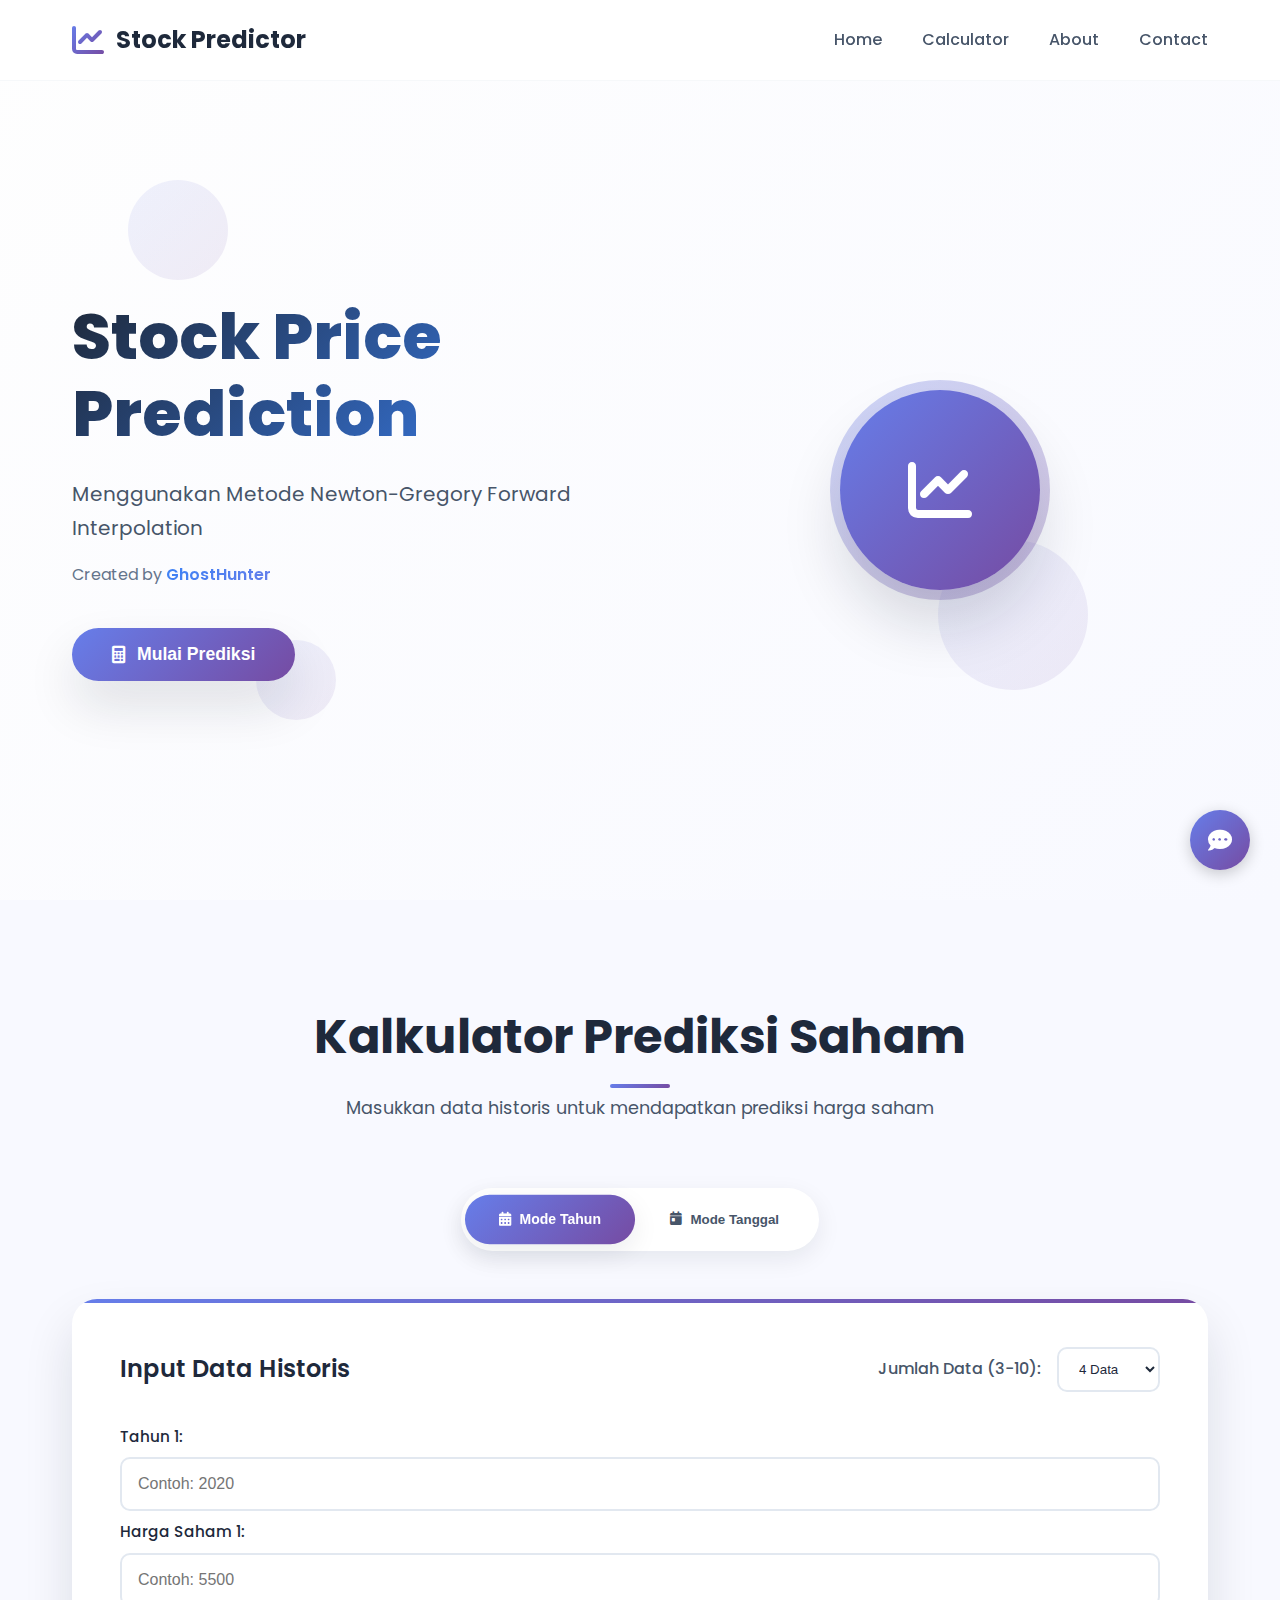
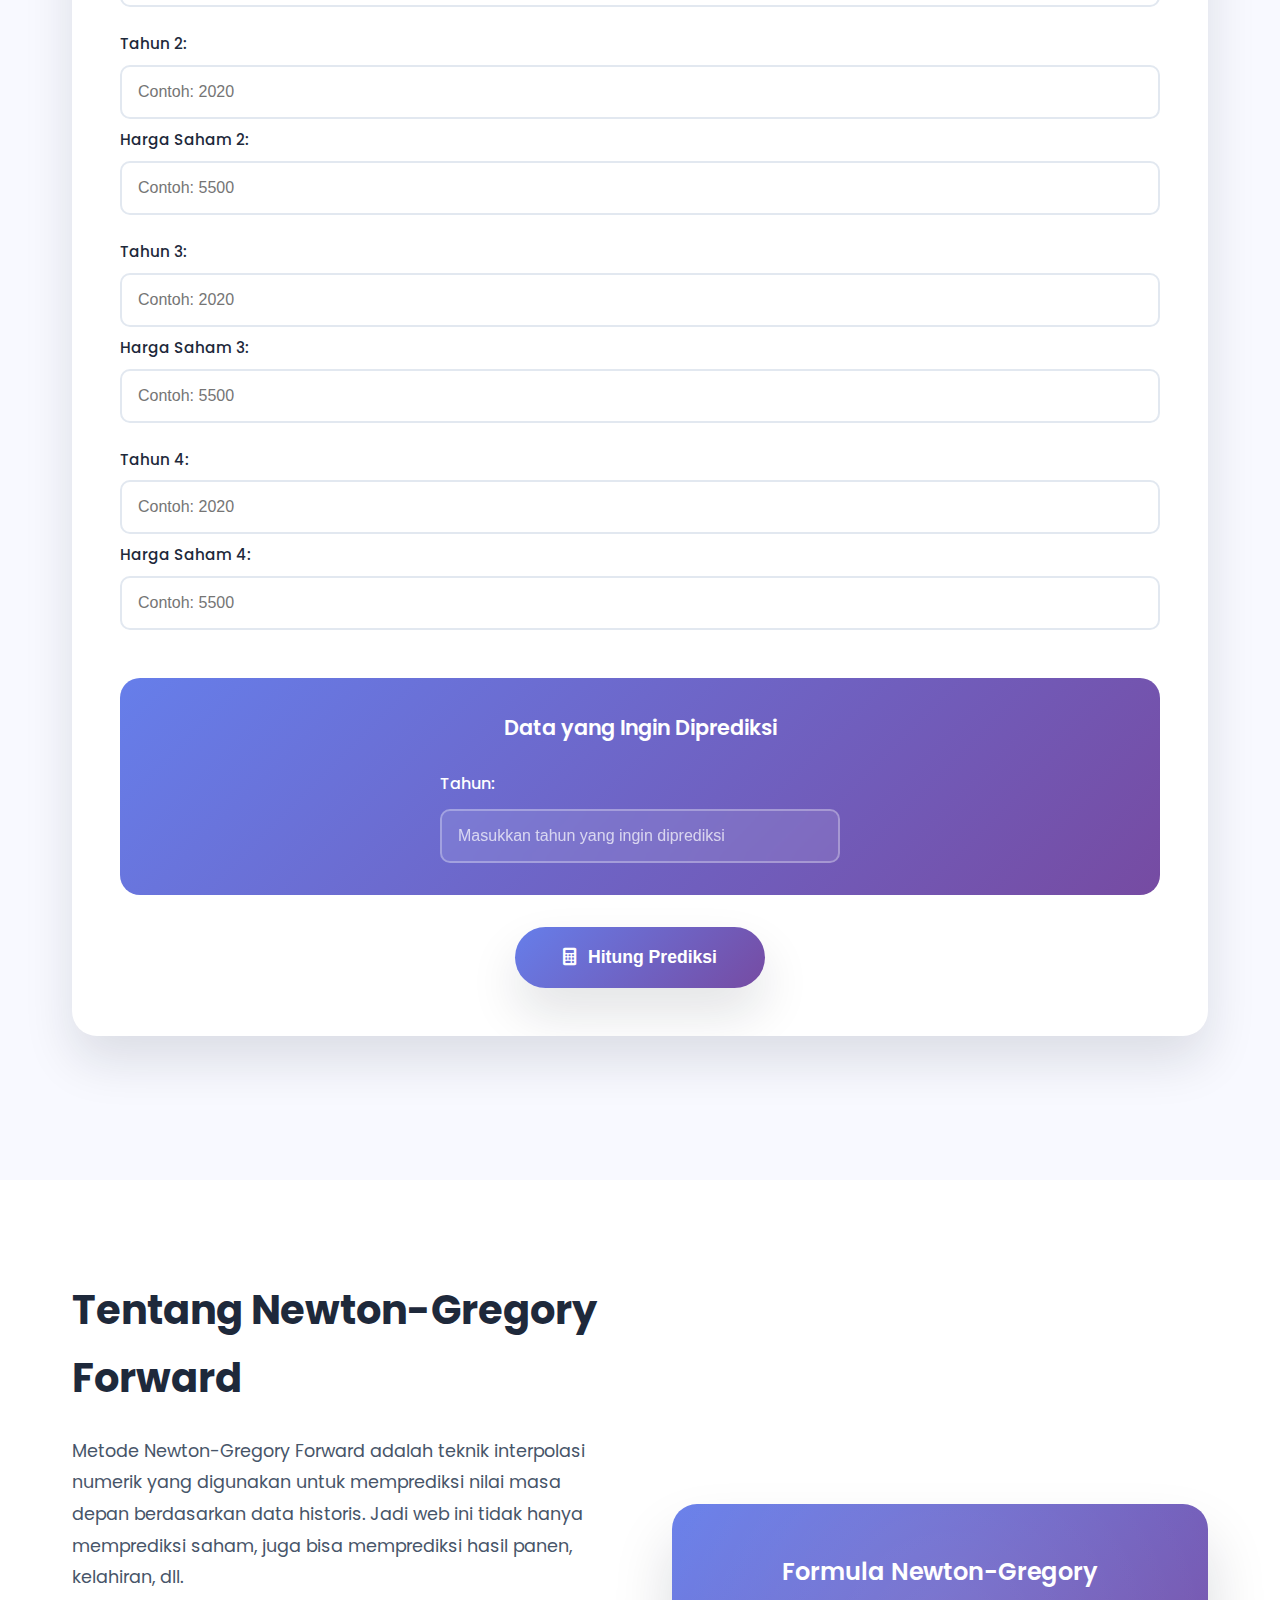
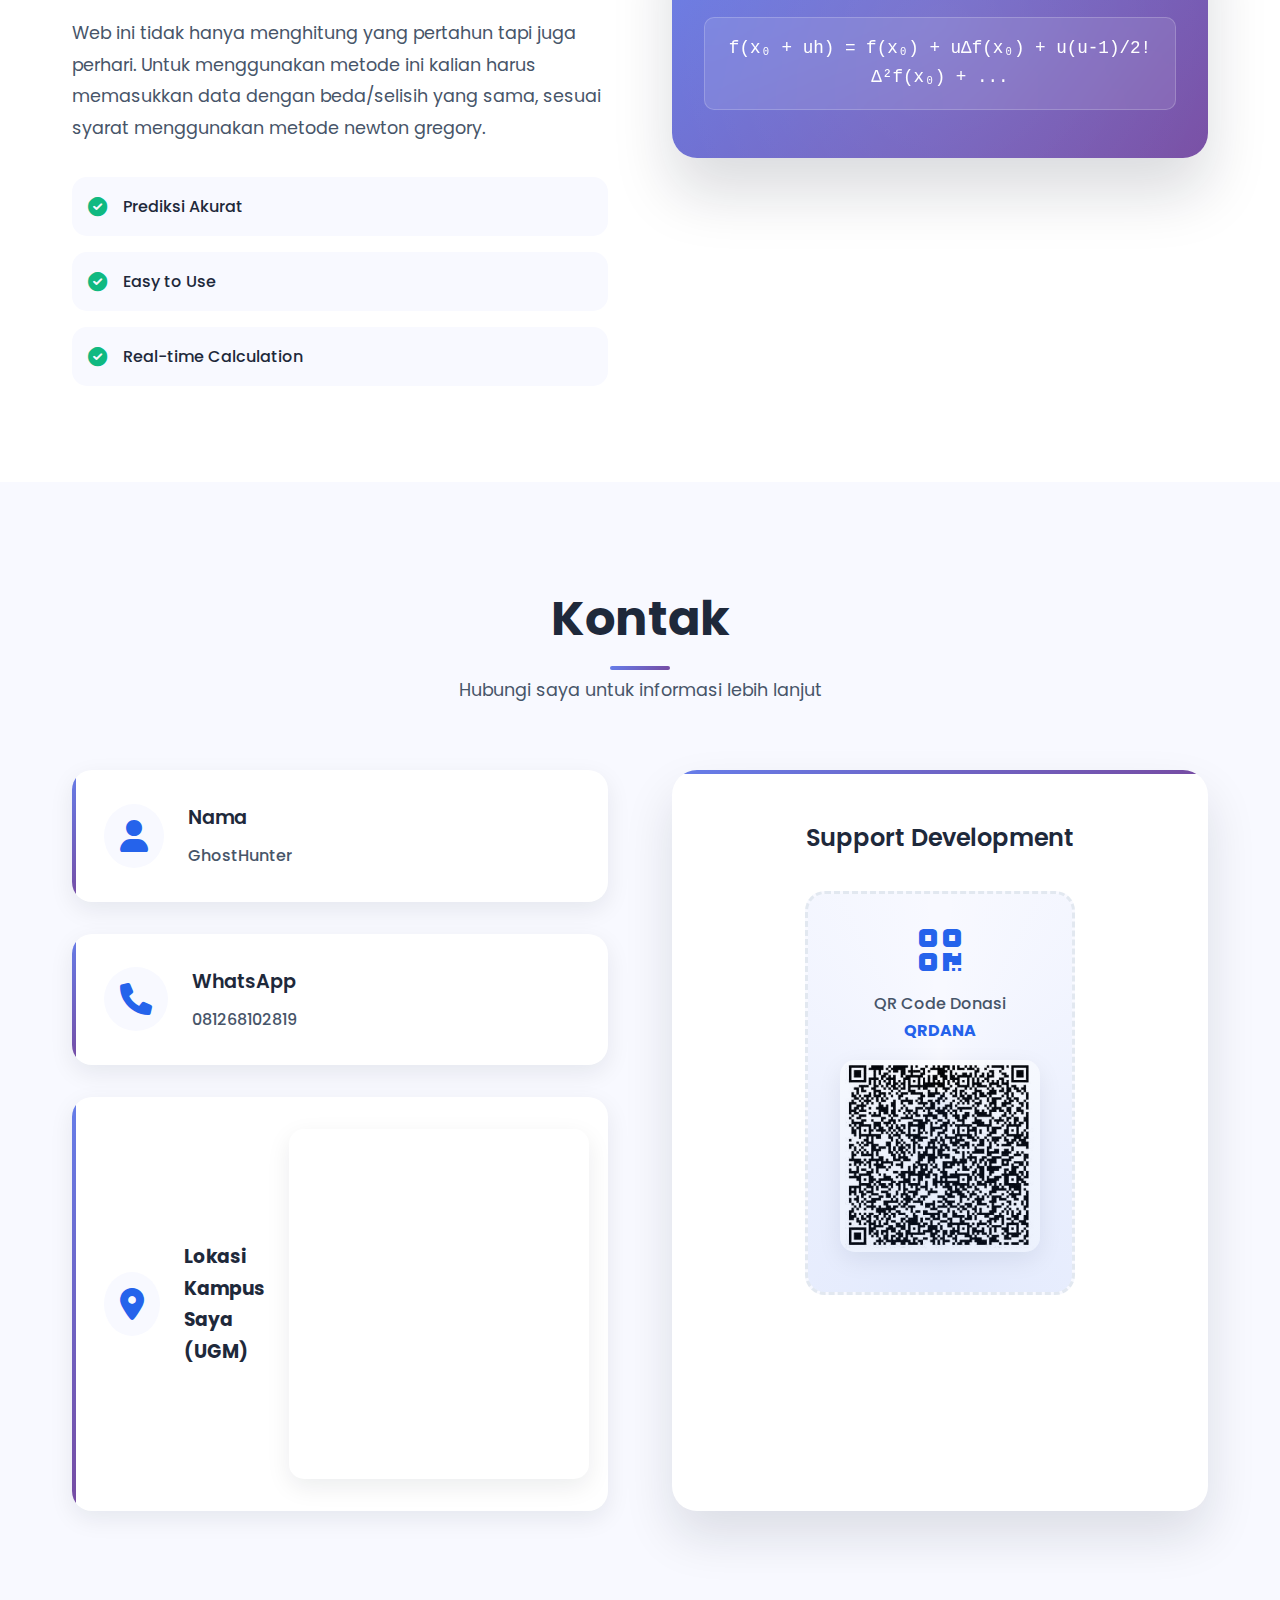
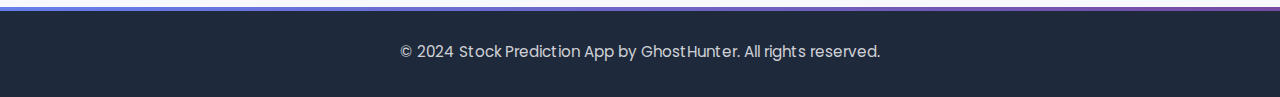
<file: index.html>
<!DOCTYPE html>
<html lang="id">
<head>
    <meta charset="UTF-8">
    <meta name="viewport" content="width=device-width, initial-scale=1.0">
    <title>Stock Prediction - Newton Gregory | GhostHunter</title>
    <link rel="stylesheet" href="styles.css">
    <link rel="stylesheet" href="chatbot/chatbot.css">
    <link href="https://cdnjs.cloudflare.com/ajax/libs/font-awesome/6.0.0/css/all.min.css" rel="stylesheet">
    <link href="https://fonts.googleapis.com/css2?family=Poppins:wght@300;400;500;600;700&display=swap" rel="stylesheet">
</head>
<body>
    <!-- Navigation -->
    <nav class="navbar">
        <div class="nav-container">
            <div class="nav-logo">
                <i class="fas fa-chart-line"></i>
                <span>Stock Predictor</span>
            </div>
            <div class="nav-menu" id="nav-menu">
                <a href="#home" class="nav-link">Home</a>
                <a href="#calculator" class="nav-link">Calculator</a>
                <a href="#about" class="nav-link">About</a>
                <a href="#contact" class="nav-link">Contact</a>
            </div>
            <div class="hamburger" id="hamburger">
                <span class="bar"></span>
                <span class="bar"></span>
                <span class="bar"></span>
            </div>
        </div>
    </nav>

    <!-- Hero Section -->
    <section id="home" class="hero">
        <div class="hero-content">
            <div class="hero-text">
                <h1 class="hero-title">Stock Price Prediction</h1>
                <p class="hero-subtitle">Menggunakan Metode Newton-Gregory Forward Interpolation</p>
                <p class="creator">Created by <span class="highlight">GhostHunter</span></p>
                <button class="cta-button" onclick="scrollToSection('calculator')">
                    <i class="fas fa-calculator"></i>
                    Mulai Prediksi
                </button>
            </div>
            <div class="hero-visual">
                <div class="floating-chart">
                    <i class="fas fa-chart-line"></i>
                </div>
                <div class="floating-stats">
                    <div class="stat-item">
                        <span class="stat-number">95%</span>
                        <span class="stat-label">Akurasi</span>
                    </div>
                    <div class="stat-item">
                        <span class="stat-number">Fast</span>
                        <span class="stat-label">Prediksi</span>
                    </div>
                </div>
            </div>
        </div>
        <div class="hero-bg-shapes">
            <div class="shape shape-1"></div>
            <div class="shape shape-2"></div>
            <div class="shape shape-3"></div>
        </div>
    </section>

    <!-- Calculator Section -->
    <section id="calculator" class="calculator-section">
        <div class="container">
            <div class="section-header">
                <h2>Kalkulator Prediksi Saham</h2>
                <p>Masukkan data historis untuk mendapatkan prediksi harga saham</p>
            </div>

            <!-- Mode Selection -->
            <div class="mode-selection">
                <div class="mode-toggle">
                    <button class="mode-btn active" id="yearMode" onclick="setMode('year')">
                        <i class="fas fa-calendar-alt"></i>
                        Mode Tahun
                    </button>
                    <button class="mode-btn" id="dateMode" onclick="setMode('date')">
                        <i class="fas fa-calendar-day"></i>
                        Mode Tanggal
                    </button>
                </div>
            </div>

            <!-- Input Form -->
            <div class="input-section">
                <div class="input-header">
                    <h3>Input Data Historis</h3>
                    <div class="data-count">
                        <label for="dataCount">Jumlah Data (3-10):</label>
                        <select id="dataCount" onchange="generateInputFields()">
                            <option value="3">3 Data</option>
                            <option value="4" selected>4 Data</option>
                            <option value="5">5 Data</option>
                            <option value="6">6 Data</option>
                            <option value="7">7 Data</option>
                            <option value="8">8 Data</option>
                            <option value="9">9 Data</option>
                            <option value="10">10 Data</option>
                        </select>
                    </div>
                </div>

                <div class="input-form">
                    <div id="dataInputs" class="data-inputs">
                        <!-- Dynamic input fields will be generated here -->
                    </div>
                    
                    <div class="prediction-input">
                        <h4>Data yang Ingin Diprediksi</h4>
                        <div class="predict-field">
                            <label id="predictLabel">Tahun:</label>
                            <input type="number" id="predictValue" placeholder="Masukkan tahun yang ingin diprediksi">
                        </div>
                    </div>

                    <button class="calculate-btn" onclick="calculatePrediction()">
                        <i class="fas fa-calculator"></i>
                        Hitung Prediksi
                    </button>
                </div>
            </div>

            <!-- Results Section -->
            <div id="resultsSection" class="results-section" style="display: none;">
                <!-- Input Table -->
                <div class="result-card">
                    <h3><i class="fas fa-table"></i> Tabel Data Input</h3>
                    <div class="table-container">
                        <table id="inputTable" class="data-table">
                            <thead>
                                <tr>
                                    <th id="timeHeader">Tahun</th>
                                    <th>Harga Saham</th>
                                </tr>
                            </thead>
                            <tbody id="inputTableBody">
                            </tbody>
                        </table>
                    </div>
                </div>

                <!-- Newton-Gregory Table -->
                <div class="result-card">
                    <h3><i class="fas fa-calculator"></i> Tabel Newton-Gregory</h3>
                    <div class="table-container">
                        <table id="newtonTable" class="data-table">
                            <thead id="newtonTableHead">
                            </thead>
                            <tbody id="newtonTableBody">
                            </tbody>
                        </table>
                    </div>
                </div>

                <!-- Prediction Result -->
                <div class="result-card prediction-result">
                    <h3><i class="fas fa-crystal-ball"></i> Hasil Prediksi</h3>
                    <div class="prediction-display">
                        <div class="prediction-value">
                            <span class="currency">Rp</span>
                            <span id="predictionValue">-</span>
                        </div>
                        <div class="prediction-details">
                            <div class="detail-item">
                                <span class="label">Nilai u:</span>
                                <span id="uValue">-</span>
                            </div>
                            <div class="detail-item">
                                <span class="label">Tren:</span>
                                <span id="trendValue" class="trend-badge">-</span>
                            </div>
                        </div>
                    </div>
                </div>
            </div>
        </div>
    </section>

    <!-- About Section -->
    <section id="about" class="about-section">
        <div class="container">
            <div class="about-content">
                <div class="about-text">
                    <h2>Tentang Newton-Gregory Forward</h2>
                    <p>Metode Newton-Gregory Forward adalah teknik interpolasi numerik yang digunakan untuk memprediksi nilai masa depan berdasarkan data historis. Jadi web ini tidak hanya memprediksi saham, juga bisa memprediksi hasil panen, kelahiran, dll.</p>
                    <p>Web ini tidak hanya menghitung yang pertahun tapi juga perhari. Untuk menggunakan metode ini kalian harus memasukkan data dengan beda/selisih yang sama, sesuai syarat menggunakan metode newton gregory. </p>
                    <div class="features">
                        <div class="feature-item">
                            <i class="fas fa-check-circle"></i>
                            <span>Prediksi Akurat</span>
                        </div>
                        <div class="feature-item">
                            <i class="fas fa-check-circle"></i>
                            <span>Easy to Use</span>
                        </div>
                        <div class="feature-item">
                            <i class="fas fa-check-circle"></i>
                            <span>Real-time Calculation</span>
                        </div>
                    </div>
                </div>
                <div class="about-visual">
                    <div class="formula-card">
                        <h4>Formula Newton-Gregory</h4>
                        <p>f(x₀ + uh) = f(x₀) + uΔf(x₀) + u(u-1)/2!Δ²f(x₀) + ...</p>
                    </div>
                </div>
            </div>
        </div>
    </section>

    <!-- Contact Section -->
    <section id="contact" class="contact-section">
        <div class="container">
            <div class="section-header">
                <h2>Kontak</h2>
                <p>Hubungi saya untuk informasi lebih lanjut</p>
            </div>
            <div class="contact-content">
                <div class="contact-info">
                    <div class="contact-item">
                        <i class="fas fa-user"></i>
                        <div>
                            <h4>Nama</h4>
                            <p>GhostHunter</p>
                        </div>
                    </div>
                    <div class="contact-item">
                        <i class="fas fa-phone"></i>
                        <div>
                            <h4>WhatsApp</h4>
                            <p>081268102819</p>
                        </div>
                    </div>
                    <div class="contact-item" data-aos="fade-left">
                         <i class="fas fa-map-marker-alt"></i>
                    <h3>Lokasi Kampus Saya (UGM)</h3>
                    <iframe 
                        src="https://www.google.com/maps/embed?pb=!1m18!1m12!1m3!1d3953.171984408002!2d110.37300431477779!3d-7.771570994399199!2m3!1f0!2f0!3f0!3m2!1i1024!2i768!4f13.1!3m3!1m2!1s0x2e7a584f6bec9c97%3A0x959357919598cf83!2sUniversitas%20Gadjah%20Mada!5e0!3m2!1sid!2sid!4v1678886000000" 
                        width="100%" 
                        height="350" 
                        style="border:0;" 
                        allowfullscreen="" 
                        loading="lazy" 
                        referrerpolicy="no-referrer-when-downgrade">
                    </iframe>
                </div>
                </div>
                <div class="donation-section">
                    <h3>Support Development</h3>
                    <div class="qr-container">
                        <div class="qr-placeholder">
                            <i class="fas fa-qrcode"></i>
                            <p>QR Code Donasi<br><strong>QRDANA</strong></p>
                             <img src="dana.jpg" alt="QR Code Dana Ghosthunter">
                        </div>
                    </div>
                </div>
            </div>
        </div>
    </section>

    <!-- Footer -->
    <footer class="footer">
        <div class="container">
            <p>&copy; 2024 Stock Prediction App by GhostHunter. All rights reserved.</p>
        </div>
    </footer>

    <script src="script.js"></script>
    <script src="chatbot/chatbot.js"></script>
</body>
</html>
</file>
<file: styles.css>
/* =====================================================
   ELEGANT STOCK PREDICTION WEBSITE - PREMIUM CSS
   Created for GhostHunter's Stock Prediction App
   ===================================================== */

/* CSS Reset & Base Styles */
* {
    margin: 0;
    padding: 0;
    box-sizing: border-box;
}

:root {
    /* Primary Colors */
    --primary-white: #ffffff;
    --soft-white: #fefefe;
    --light-gray: #f8f9ff;
    --pearl-white: #fcfcfe;
    
    /* Accent Colors */
    --royal-blue: #2563eb;
    --deep-blue: #1e40af;
    --sky-blue: #3b82f6;
    --gradient-blue: linear-gradient(135deg, #667eea 0%, #764ba2 100%);
    --gradient-purple: linear-gradient(135deg, #667eea 0%, #764ba2 100%);
    --gradient-ocean: linear-gradient(135deg, #667eea 0%, #764ba2 100%);
    
    /* Neutral Colors */
    --text-dark: #1e293b;
    --text-medium: #475569;
    --text-light: #64748b;
    --border-light: #e2e8f0;
    --shadow-color: rgba(15, 23, 42, 0.08);
    
    /* Success & Error */
    --success-green: #10b981;
    --error-red: #ef4444;
    --warning-orange: #f59e0b;
    
    /* Shadows */
    --shadow-sm: 0 2px 8px rgba(15, 23, 42, 0.04);
    --shadow-md: 0 8px 25px rgba(15, 23, 42, 0.08);
    --shadow-lg: 0 25px 50px rgba(15, 23, 42, 0.12);
    --shadow-xl: 0 35px 60px rgba(15, 23, 42, 0.15);
    
    /* Typography */
    --font-primary: 'Poppins', -apple-system, BlinkMacSystemFont, 'Segoe UI', sans-serif;
    
    /* Transitions */
    --transition-smooth: all 0.4s cubic-bezier(0.4, 0, 0.2, 1);
    --transition-bounce: all 0.6s cubic-bezier(0.68, -0.55, 0.265, 1.55);
    --transition-fast: all 0.2s ease-out;
}

/* Smooth Scrolling */
html {
    scroll-behavior: smooth;
    font-size: 16px;
}

body {
    font-family: var(--font-primary);
    line-height: 1.7;
    color: var(--text-dark);
    background: var(--primary-white);
    overflow-x: hidden;
    -webkit-font-smoothing: antialiased;
    -moz-osx-font-smoothing: grayscale;
}

/* Custom Scrollbar */
::-webkit-scrollbar {
    width: 8px;
}

::-webkit-scrollbar-track {
    background: var(--light-gray);
}

::-webkit-scrollbar-thumb {
    background: var(--gradient-blue);
    border-radius: 10px;
}

::-webkit-scrollbar-thumb:hover {
    background: var(--deep-blue);
}

/* =====================================================
   NAVIGATION STYLES
   ===================================================== */

.navbar {
    position: fixed;
    top: 0;
    left: 0;
    right: 0;
    background: rgba(255, 255, 255, 0.95);
    backdrop-filter: blur(20px);
    -webkit-backdrop-filter: blur(20px);
    border-bottom: 1px solid rgba(226, 232, 240, 0.3);
    z-index: 1000;
    transition: var(--transition-smooth);
    animation: slideDown 0.8s ease-out;
}

@keyframes slideDown {
    from {
        transform: translateY(-100%);
        opacity: 0;
    }
    to {
        transform: translateY(0);
        opacity: 1;
    }
}

.nav-container {
    max-width: 1200px;
    margin: 0 auto;
    padding: 0 2rem;
    display: flex;
    align-items: center;
    justify-content: space-between;
    height: 80px;
}

.nav-logo {
    display: flex;
    align-items: center;
    gap: 0.75rem;
    font-weight: 700;
    font-size: 1.5rem;
    color: var(--text-dark);
    text-decoration: none;
    transition: var(--transition-smooth);
}

.nav-logo i {
    font-size: 2rem;
    background: var(--gradient-blue);
    -webkit-background-clip: text;
    -webkit-text-fill-color: transparent;
    background-clip: text;
    animation: pulse 2s infinite;
}

@keyframes pulse {
    0%, 100% { transform: scale(1); }
    50% { transform: scale(1.1); }
}

.nav-logo:hover {
    transform: translateY(-2px);
}

.nav-menu {
    display: flex;
    align-items: center;
    gap: 2.5rem;
}

.nav-link {
    position: relative;
    color: var(--text-medium);
    text-decoration: none;
    font-weight: 500;
    padding: 0.5rem 0;
    transition: var(--transition-smooth);
    overflow: hidden;
}

.nav-link::before {
    content: '';
    position: absolute;
    bottom: 0;
    left: 50%;
    width: 0;
    height: 2px;
    background: var(--gradient-blue);
    transition: var(--transition-smooth);
    transform: translateX(-50%);
}

.nav-link:hover {
    color: var(--royal-blue);
    transform: translateY(-1px);
}

.nav-link:hover::before {
    width: 100%;
}

/* Hamburger Menu */
.hamburger {
    display: none;
    flex-direction: column;
    cursor: pointer;
    gap: 4px;
    z-index: 1001;
}

.hamburger .bar {
    width: 25px;
    height: 3px;
    background: var(--text-dark);
    border-radius: 2px;
    transition: var(--transition-smooth);
}

.hamburger.active .bar:nth-child(1) {
    transform: rotate(45deg) translate(6px, 6px);
}

.hamburger.active .bar:nth-child(2) {
    opacity: 0;
}

.hamburger.active .bar:nth-child(3) {
    transform: rotate(-45deg) translate(6px, -6px);
}

/* =====================================================
   HERO SECTION
   ===================================================== */

.hero {
    position: relative;
    min-height: 100vh;
    display: flex;
    align-items: center;
    background: linear-gradient(135deg, #fefefe 0%, #f8f9ff 100%);
    overflow: hidden;
    padding-top: 80px;
}

.hero-content {
    max-width: 1200px;
    margin: 0 auto;
    padding: 0 2rem;
    display: grid;
    grid-template-columns: 1fr 1fr;
    gap: 4rem;
    align-items: center;
    position: relative;
    z-index: 2;
}

.hero-text {
    animation: fadeInUp 1s ease-out;
}

@keyframes fadeInUp {
    from {
        opacity: 0;
        transform: translateY(50px);
    }
    to {
        opacity: 1;
        transform: translateY(0);
    }
}

.hero-title {
    font-size: clamp(2.5rem, 5vw, 4rem);
    font-weight: 800;
    line-height: 1.2;
    margin-bottom: 1.5rem;
    background: linear-gradient(135deg, #1e293b 0%, #3b82f6 100%);
    -webkit-background-clip: text;
    -webkit-text-fill-color: transparent;
    background-clip: text;
    animation: textShimmer 3s ease-in-out infinite;
}

@keyframes textShimmer {
    0%, 100% { background-position: 0% 50%; }
    50% { background-position: 100% 50%; }
}

.hero-subtitle {
    font-size: 1.25rem;
    color: var(--text-medium);
    margin-bottom: 1rem;
    animation: fadeInUp 1s ease-out 0.2s both;
}

.creator {
    font-size: 1rem;
    color: var(--text-light);
    margin-bottom: 2.5rem;
    animation: fadeInUp 1s ease-out 0.4s both;
}

.highlight {
    color: var(--royal-blue);
    font-weight: 600;
    background: linear-gradient(135deg, #3b82f6 0%, #667eea 100%);
    -webkit-background-clip: text;
    -webkit-text-fill-color: transparent;
    background-clip: text;
}

.cta-button {
    background: var(--gradient-blue);
    color: white;
    border: none;
    padding: 1rem 2.5rem;
    font-size: 1.1rem;
    font-weight: 600;
    border-radius: 50px;
    cursor: pointer;
    display: inline-flex;
    align-items: center;
    gap: 0.75rem;
    transition: var(--transition-bounce);
    box-shadow: var(--shadow-lg);
    position: relative;
    overflow: hidden;
    animation: fadeInUp 1s ease-out 0.6s both;
}

.cta-button::before {
    content: '';
    position: absolute;
    top: 0;
    left: -100%;
    width: 100%;
    height: 100%;
    background: linear-gradient(90deg, transparent, rgba(255,255,255,0.2), transparent);
    transition: left 0.5s;
}

.cta-button:hover {
    transform: translateY(-5px) scale(1.05);
    box-shadow: var(--shadow-xl);
}

.cta-button:hover::before {
    left: 100%;
}

.cta-button:active {
    transform: translateY(-2px) scale(1.02);
}

/* Hero Visual */
.hero-visual {
    position: relative;
    display: flex;
    justify-content: center;
    align-items: center;
    animation: fadeInRight 1s ease-out 0.8s both;
}

@keyframes fadeInRight {
    from {
        opacity: 0;
        transform: translateX(50px);
    }
    to {
        opacity: 1;
        transform: translateX(0);
    }
}

.floating-chart {
    width: 200px;
    height: 200px;
    background: var(--gradient-blue);
    border-radius: 50%;
    display: flex;
    align-items: center;
    justify-content: center;
    font-size: 4rem;
    color: white;
    box-shadow: var(--shadow-xl);
    animation: float 3s ease-in-out infinite;
    position: relative;
}

@keyframes float {
    0%, 100% { transform: translateY(0px) rotate(0deg); }
    50% { transform: translateY(-20px) rotate(5deg); }
}

.floating-chart::before {
    content: '';
    position: absolute;
    top: -10px;
    left: -10px;
    right: -10px;
    bottom: -10px;
    background: var(--gradient-purple);
    border-radius: 50%;
    z-index: -1;
    opacity: 0.3;
    animation: spin 10s linear infinite;
}

@keyframes spin {
    from { transform: rotate(0deg); }
    to { transform: rotate(360deg); }
}

.floating-stats {
    position: absolute;
    top: -2rem;
    right: -3rem;
    display: flex;
    flex-direction: column;
    gap: 1rem;
}

.stat-item {
    background: var(--primary-white);
    padding: 1rem 1.5rem;
    border-radius: 15px;
    box-shadow: var(--shadow-md);
    text-align: center;
    transform: translateX(50px);
    opacity: 0;
    animation: slideInStat 0.8s ease-out 1.2s both;
}

.stat-item:nth-child(2) {
    animation-delay: 1.4s;
}

@keyframes slideInStat {
    to {
        transform: translateX(0);
        opacity: 1;
    }
}

.stat-number {
    display: block;
    font-size: 1.5rem;
    font-weight: 700;
    color: var(--royal-blue);
}

.stat-label {
    font-size: 0.9rem;
    color: var(--text-medium);
}

/* Background Shapes */
.hero-bg-shapes {
    position: absolute;
    top: 0;
    left: 0;
    right: 0;
    bottom: 0;
    overflow: hidden;
    z-index: 1;
}

.shape {
    position: absolute;
    border-radius: 50%;
    background: var(--gradient-blue);
    opacity: 0.1;
    animation: shapeFloat 6s ease-in-out infinite;
}

.shape-1 {
    width: 100px;
    height: 100px;
    top: 20%;
    left: 10%;
    animation-delay: 0s;
}

.shape-2 {
    width: 150px;
    height: 150px;
    top: 60%;
    right: 15%;
    animation-delay: 2s;
}

.shape-3 {
    width: 80px;
    height: 80px;
    bottom: 20%;
    left: 20%;
    animation-delay: 4s;
}

@keyframes shapeFloat {
    0%, 100% { transform: translateY(0px) rotate(0deg); }
    50% { transform: translateY(-30px) rotate(180deg); }
}

/* =====================================================
   CALCULATOR SECTION
   ===================================================== */

.calculator-section {
    padding: 6rem 0;
    background: var(--light-gray);
    position: relative;
}

.container {
    max-width: 1200px;
    margin: 0 auto;
    padding: 0 2rem;
}

.section-header {
    text-align: center;
    margin-bottom: 4rem;
    animation: fadeInUp 0.8s ease-out;
}

.section-header h2 {
    font-size: clamp(2rem, 4vw, 3rem);
    font-weight: 700;
    margin-bottom: 1rem;
    color: var(--text-dark);
    position: relative;
}

.section-header h2::after {
    content: '';
    position: absolute;
    bottom: -10px;
    left: 50%;
    transform: translateX(-50%);
    width: 60px;
    height: 4px;
    background: var(--gradient-blue);
    border-radius: 2px;
}

.section-header p {
    font-size: 1.1rem;
    color: var(--text-medium);
    max-width: 600px;
    margin: 0 auto;
}

/* Mode Selection */
.mode-selection {
    margin-bottom: 3rem;
    display: flex;
    justify-content: center;
    animation: fadeInUp 0.8s ease-out 0.2s both;
}

.mode-toggle {
    background: var(--primary-white);
    border-radius: 50px;
    padding: 0.5rem;
    box-shadow: var(--shadow-md);
    display: flex;
    gap: 0.5rem;
}

.mode-btn {
    background: transparent;
    border: none;
    padding: 1rem 2rem;
    border-radius: 40px;
    font-weight: 600;
    cursor: pointer;
    transition: var(--transition-smooth);
    display: flex;
    align-items: center;
    gap: 0.5rem;
    color: var(--text-medium);
}

.mode-btn.active {
    background: var(--gradient-blue);
    color: white;
    transform: scale(1.05);
    box-shadow: var(--shadow-md);
}

.mode-btn:hover:not(.active) {
    background: var(--light-gray);
    transform: translateY(-2px);
}

/* Input Section */
.input-section {
    background: var(--primary-white);
    border-radius: 25px;
    padding: 3rem;
    box-shadow: var(--shadow-lg);
    margin-bottom: 3rem;
    animation: fadeInUp 0.8s ease-out 0.4s both;
    position: relative;
    overflow: hidden;
}

.input-section::before {
    content: '';
    position: absolute;
    top: 0;
    left: 0;
    right: 0;
    height: 4px;
    background: var(--gradient-blue);
}

.input-header {
    display: flex;
    justify-content: space-between;
    align-items: center;
    margin-bottom: 2rem;
    flex-wrap: wrap;
    gap: 1rem;
}

.input-header h3 {
    font-size: 1.5rem;
    font-weight: 600;
    color: var(--text-dark);
}

.data-count {
    display: flex;
    align-items: center;
    gap: 1rem;
}

.data-count label {
    font-weight: 500;
    color: var(--text-medium);
}

.data-count select {
    padding: 0.75rem 1rem;
    border: 2px solid var(--border-light);
    border-radius: 10px;
    background: var(--primary-white);
    color: var(--text-dark);
    font-weight: 500;
    cursor: pointer;
    transition: var(--transition-smooth);
}

.data-count select:focus {
    outline: none;
    border-color: var(--royal-blue);
    box-shadow: 0 0 0 3px rgba(59, 130, 246, 0.1);
}

/* Data Inputs */
.data-inputs {
    display: grid;
    gap: 1.5rem;
    margin-bottom: 3rem;
}

.input-row {
    display: grid;
    grid-template-columns: 1fr 1fr;
    gap: 1.5rem;
    padding: 1.5rem;
    background: var(--light-gray);
    border-radius: 15px;
    transition: var(--transition-smooth);
    animation: slideInLeft 0.6s ease-out;
}

@keyframes slideInLeft {
    from {
        opacity: 0;
        transform: translateX(-30px);
    }
    to {
        opacity: 1;
        transform: translateX(0);
    }
}

.input-row:hover {
    transform: translateY(-2px);
    box-shadow: var(--shadow-md);
}

.input-group {
    display: flex;
    flex-direction: column;
    gap: 0.5rem;
}

.input-group label {
    font-weight: 500;
    color: var(--text-dark);
    font-size: 0.95rem;
}

.input-group input {
    padding: 1rem;
    border: 2px solid var(--border-light);
    border-radius: 10px;
    background: var(--primary-white);
    color: var(--text-dark);
    font-size: 1rem;
    transition: var(--transition-smooth);
}

.input-group input:focus {
    outline: none;
    border-color: var(--royal-blue);
    box-shadow: 0 0 0 3px rgba(59, 130, 246, 0.1);
    transform: translateY(-1px);
}

/* Prediction Input */
.prediction-input {
    background: linear-gradient(135deg, #667eea 0%, #764ba2 100%);
    color: white;
    padding: 2rem;
    border-radius: 20px;
    margin-bottom: 2rem;
    animation: fadeIn 0.8s ease-out 0.6s both;
}

@keyframes fadeIn {
    from { opacity: 0; }
    to { opacity: 1; }
}

.prediction-input h4 {
    font-size: 1.3rem;
    font-weight: 600;
    margin-bottom: 1.5rem;
    text-align: center;
}

.predict-field {
    display: flex;
    flex-direction: column;
    gap: 0.75rem;
    max-width: 400px;
    margin: 0 auto;
}

.predict-field label {
    font-weight: 500;
    font-size: 1rem;
}

.predict-field input {
    padding: 1rem;
    border: 2px solid rgba(255, 255, 255, 0.3);
    border-radius: 10px;
    background: rgba(255, 255, 255, 0.1);
    color: white;
    font-size: 1rem;
    backdrop-filter: blur(10px);
    transition: var(--transition-smooth);
}

.predict-field input::placeholder {
    color: rgba(255, 255, 255, 0.7);
}

.predict-field input:focus {
    outline: none;
    border-color: rgba(255, 255, 255, 0.8);
    background: rgba(255, 255, 255, 0.2);
    transform: translateY(-2px);
}

/* Calculate Button */
.calculate-btn {
    background: var(--gradient-blue);
    color: white;
    border: none;
    padding: 1.25rem 3rem;
    font-size: 1.1rem;
    font-weight: 600;
    border-radius: 50px;
    cursor: pointer;
    display: flex;
    align-items: center;
    justify-content: center;
    gap: 0.75rem;
    margin: 0 auto;
    transition: var(--transition-bounce);
    box-shadow: var(--shadow-lg);
    position: relative;
    overflow: hidden;
    animation: bounceIn 0.8s ease-out 0.8s both;
}

@keyframes bounceIn {
    0% {
        opacity: 0;
        transform: scale(0.3);
    }
    50% {
        opacity: 1;
        transform: scale(1.05);
    }
    70% {
        transform: scale(0.9);
    }
    100% {
        opacity: 1;
        transform: scale(1);
    }
}

.calculate-btn::before {
    content: '';
    position: absolute;
    top: 0;
    left: -100%;
    width: 100%;
    height: 100%;
    background: linear-gradient(90deg, transparent, rgba(255,255,255,0.2), transparent);
    transition: left 0.5s;
}

.calculate-btn:hover {
    transform: translateY(-5px) scale(1.05);
    box-shadow: var(--shadow-xl);
}

.calculate-btn:hover::before {
    left: 100%;
}

/* =====================================================
   RESULTS SECTION
   ===================================================== */

.results-section {
    display: grid;
    gap: 2rem;
    animation: fadeInUp 0.8s ease-out;
}

.result-card {
    background: var(--primary-white);
    border-radius: 20px;
    padding: 2rem;
    box-shadow: var(--shadow-lg);
    transition: var(--transition-smooth);
    position: relative;
    overflow: hidden;
    animation: slideInUp 0.6s ease-out;
}

@keyframes slideInUp {
    from {
        opacity: 0;
        transform: translateY(30px);
    }
    to {
        opacity: 1;
        transform: translateY(0);
    }
}

.result-card::before {
    content: '';
    position: absolute;
    top: 0;
    left: 0;
    right: 0;
    height: 4px;
    background: var(--gradient-blue);
}

.result-card:hover {
    transform: translateY(-5px);
    box-shadow: var(--shadow-xl);
}

.result-card h3 {
    font-size: 1.4rem;
    font-weight: 600;
    margin-bottom: 1.5rem;
    color: var(--text-dark);
    display: flex;
    align-items: center;
    gap: 0.75rem;
}

.result-card h3 i {
    color: var(--royal-blue);
    font-size: 1.2rem;
}

/* Table Styles */
.table-container {
    overflow-x: auto;
    border-radius: 15px;
    box-shadow: var(--shadow-sm);
}

.data-table {
    width: 100%;
    border-collapse: collapse;
    background: var(--primary-white);
    border-radius: 15px;
    overflow: hidden;
}

.data-table th {
    background: var(--gradient-blue);
    color: white;
    padding: 1rem;
    text-align: left;
    font-weight: 600;
    font-size: 0.95rem;
    text-transform: uppercase;
    letter-spacing: 0.5px;
}

.data-table td {
    padding: 1rem;
    border-bottom: 1px solid var(--border-light);
    color: var(--text-dark);
    font-weight: 500;
    transition: var(--transition-fast);
}

.data-table tbody tr:hover {
    background: var(--light-gray);
    transform: scale(1.01);
}

.data-table tbody tr:last-child td {
    border-bottom: none;
}

/* Prediction Result */
.prediction-result {
    background: linear-gradient(135deg, #667eea 0%, #764ba2 100%);
    color: white;
    animation: pulseGlow 2s ease-in-out infinite;
}

@keyframes pulseGlow {
    0%, 100% { box-shadow: var(--shadow-lg), 0 0 30px rgba(102, 126, 234, 0.3); }
    50% { box-shadow: var(--shadow-xl), 0 0 50px rgba(102, 126, 234, 0.5); }
}

.prediction-result::before {
    background: rgba(255, 255, 255, 0.2);
}

.prediction-result h3 {
    color: white;
}

.prediction-result h3 i {
    color: rgba(255, 255, 255, 0.9);
}

.prediction-display {
    text-align: center;
}

.prediction-value {
    font-size: clamp(2rem, 5vw, 3.5rem);
    font-weight: 800;
    margin-bottom: 2rem;
    animation: countUp 1s ease-out;
}

@keyframes countUp {
    from {
        opacity: 0;
        transform: scale(0.5);
    }
    to {
        opacity: 1;
        transform: scale(1);
    }
}

.currency {
    font-size: 0.8em;
    opacity: 0.8;
}

.prediction-details {
    display: grid;
    grid-template-columns: repeat(auto-fit, minmax(200px, 1fr));
    gap: 1.5rem;
    margin-top: 2rem;
}

.detail-item {
    background: rgba(255, 255, 255, 0.1);
    padding: 1rem;
    border-radius: 15px;
    backdrop-filter: blur(10px);
    display: flex;
    justify-content: space-between;
    align-items: center;
    transition: var(--transition-smooth);
}

.detail-item:hover {
    background: rgba(255, 255, 255, 0.2);
    transform: translateY(-2px);
}

.detail-item .label {
    font-weight: 500;
    opacity: 0.9;
}

.trend-badge {
    background: rgba(255, 255, 255, 0.2);
    padding: 0.5rem 1rem;
    border-radius: 25px;
    font-weight: 600;
    font-size: 0.9rem;
}

/* =====================================================
   ABOUT SECTION
   ===================================================== */

.about-section {
    padding: 6rem 0;
    background: var(--primary-white);
}

.about-content {
    display: grid;
    grid-template-columns: 1fr 1fr;
    gap: 4rem;
    align-items: center;
}

.about-text {
    animation: fadeInLeft 0.8s ease-out;
}

@keyframes fadeInLeft {
    from {
        opacity: 0;
        transform: translateX(-50px);
    }
    to {
        opacity: 1;
        transform: translateX(0);
    }
}

.about-text h2 {
    font-size: clamp(2rem, 4vw, 2.5rem);
    font-weight: 700;
    margin-bottom: 1.5rem;
    color: var(--text-dark);
}

.about-text p {
    font-size: 1.1rem;
    color: var(--text-medium);
    margin-bottom: 1.5rem;
    line-height: 1.8;
}

.features {
    display: flex;
    flex-direction: column;
    gap: 1rem;
    margin-top: 2rem;
}

.feature-item {
    display: flex;
    align-items: center;
    gap: 1rem;
    padding: 1rem;
    background: var(--light-gray);
    border-radius: 15px;
    transition: var(--transition-smooth);
    animation: slideInFeature 0.6s ease-out;
}

@keyframes slideInFeature {
    from {
        opacity: 0;
        transform: translateX(-30px);
    }
    to {
        opacity: 1;
        transform: translateX(0);
    }
}

.feature-item:nth-child(2) { animation-delay: 0.2s; }
.feature-item:nth-child(3) { animation-delay: 0.4s; }

.feature-item:hover {
    background: var(--royal-blue);
    color: white;
    transform: translateX(10px);
}

.feature-item i {
    color: var(--success-green);
    font-size: 1.2rem;
    transition: var(--transition-smooth);
}

.feature-item:hover i {
    color: white;
    transform: scale(1.2);
}

.feature-item span {
    font-weight: 500;
}

.about-visual {
    animation: fadeInRight 0.8s ease-out 0.2s both;
}

.formula-card {
    background: linear-gradient(135deg, #667eea 0%, #764ba2 100%);
    color: white;
    padding: 3rem 2rem;
    border-radius: 25px;
    text-align: center;
    box-shadow: var(--shadow-xl);
    position: relative;
    overflow: hidden;
    animation: float 4s ease-in-out infinite;
}

.formula-card::before {
    content: '';
    position: absolute;
    top: -50%;
    left: -50%;
    width: 200%;
    height: 200%;
    background: radial-gradient(circle, rgba(255,255,255,0.1) 0%, transparent 70%);
    animation: rotate 10s linear infinite;
}

@keyframes rotate {
    from { transform: rotate(0deg); }
    to { transform: rotate(360deg); }
}

.formula-card h4 {
    font-size: 1.5rem;
    font-weight: 600;
    margin-bottom: 1.5rem;
    position: relative;
    z-index: 2;
}

.formula-card p {
    font-family: 'Courier New', monospace;
    font-size: 1.1rem;
    background: rgba(255, 255, 255, 0.1);
    padding: 1rem;
    border-radius: 10px;
    backdrop-filter: blur(10px);
    position: relative;
    z-index: 2;
    border: 1px solid rgba(255, 255, 255, 0.2);
}

/* =====================================================
   CONTACT SECTION
   ===================================================== */

.contact-section {
    padding: 6rem 0;
    background: var(--light-gray);
    position: relative;
}

.contact-content {
    display: grid;
    grid-template-columns: 1fr 1fr;
    gap: 4rem;
    margin-top: 3rem;
}

.contact-info {
    display: flex;
    flex-direction: column;
    gap: 2rem;
}

.contact-item {
    background: var(--primary-white);
    padding: 2rem;
    border-radius: 20px;
    box-shadow: var(--shadow-md);
    display: flex;
    align-items: center;
    gap: 1.5rem;
    transition: var(--transition-smooth);
    animation: slideInLeft 0.6s ease-out;
    position: relative;
    overflow: hidden;
}

.contact-item::before {
    content: '';
    position: absolute;
    top: 0;
    left: 0;
    width: 4px;
    height: 100%;
    background: var(--gradient-blue);
}

.contact-item:nth-child(2) { animation-delay: 0.2s; }
.contact-item:nth-child(3) { animation-delay: 0.4s; }

.contact-item:hover {
    transform: translateY(-5px) translateX(10px);
    box-shadow: var(--shadow-xl);
}

.contact-item i {
    font-size: 2rem;
    color: var(--royal-blue);
    background: var(--light-gray);
    padding: 1rem;
    border-radius: 50%;
    transition: var(--transition-smooth);
}

.contact-item:hover i {
    background: var(--royal-blue);
    color: white;
    transform: scale(1.1) rotate(5deg);
}

.contact-item div h4 {
    font-size: 1.2rem;
    font-weight: 600;
    color: var(--text-dark);
    margin-bottom: 0.5rem;
}

.contact-item div p {
    color: var(--text-medium);
    font-weight: 500;
}

.contact-item iframe {
    border-radius: 15px;
    box-shadow: var(--shadow-md);
    transition: var(--transition-smooth);
}

.contact-item:hover iframe {
    transform: scale(1.02);
}

.donation-section {
    background: var(--primary-white);
    padding: 3rem 2rem;
    border-radius: 25px;
    box-shadow: var(--shadow-lg);
    text-align: center;
    animation: fadeInRight 0.8s ease-out 0.2s both;
    position: relative;
    overflow: hidden;
}

.donation-section::before {
    content: '';
    position: absolute;
    top: 0;
    left: 0;
    right: 0;
    height: 4px;
    background: var(--gradient-blue);
}

.donation-section h3 {
    font-size: 1.5rem;
    font-weight: 600;
    color: var(--text-dark);
    margin-bottom: 2rem;
}

.qr-container {
    display: flex;
    justify-content: center;
}

.qr-placeholder {
    background: var(--light-gray);
    border: 3px dashed var(--border-light);
    border-radius: 20px;
    padding: 2rem;
    text-align: center;
    transition: var(--transition-smooth);
    position: relative;
    overflow: hidden;
}

.qr-placeholder::before {
    content: '';
    position: absolute;
    top: -50%;
    left: -50%;
    width: 200%;
    height: 200%;
    background: conic-gradient(from 0deg, transparent, var(--royal-blue), transparent);
    animation: spin 3s linear infinite;
    opacity: 0.1;
}

.qr-placeholder:hover {
    border-color: var(--royal-blue);
    background: rgba(59, 130, 246, 0.05);
    transform: scale(1.05);
}

.qr-placeholder i {
    font-size: 3rem;
    color: var(--royal-blue);
    margin-bottom: 1rem;
    animation: pulse 2s infinite;
}

.qr-placeholder p {
    color: var(--text-medium);
    font-weight: 500;
    position: relative;
    z-index: 2;
}

.qr-placeholder strong {
    color: var(--royal-blue);
    font-weight: 700;
}

.qr-placeholder img {
    max-width: 200px;
    max-height: 200px;
    border-radius: 15px;
    margin-top: 1rem;
    box-shadow: var(--shadow-md);
    transition: var(--transition-smooth);
}

.qr-placeholder:hover img {
    transform: scale(1.1);
    box-shadow: var(--shadow-lg);
}

/* =====================================================
   FOOTER
   ===================================================== */

.footer {
    background: var(--text-dark);
    color: rgba(255, 255, 255, 0.8);
    padding: 2rem 0;
    text-align: center;
    position: relative;
    overflow: hidden;
}

.footer::before {
    content: '';
    position: absolute;
    top: 0;
    left: 0;
    right: 0;
    height: 4px;
    background: var(--gradient-blue);
}

.footer p {
    font-size: 0.95rem;
    font-weight: 400;
    animation: fadeIn 1s ease-out;
}

/* =====================================================
   RESPONSIVE DESIGN
   ===================================================== */

/* Tablet Styles */
@media (max-width: 1024px) {
    .hero-content {
        grid-template-columns: 1fr;
        gap: 3rem;
        text-align: center;
    }
    
    .about-content {
        grid-template-columns: 1fr;
        gap: 3rem;
    }
    
    .contact-content {
        grid-template-columns: 1fr;
        gap: 3rem;
    }
    
    .floating-stats {
        position: static;
        flex-direction: row;
        justify-content: center;
        margin-top: 2rem;
    }
    
    .input-header {
        flex-direction: column;
        align-items: flex-start;
    }
}

/* Mobile Styles */
@media (max-width: 768px) {
    .hamburger {
        display: flex;
    }
    
    .nav-menu {
        position: fixed;
        top: 80px;
        left: 0;
        right: 0;
        background: rgba(255, 255, 255, 0.98);
        backdrop-filter: blur(20px);
        flex-direction: column;
        padding: 2rem;
        gap: 1.5rem;
        transform: translateY(-100vh);
        opacity: 0;
        transition: var(--transition-smooth);
        border-bottom: 1px solid var(--border-light);
        box-shadow: var(--shadow-lg);
    }
    
    .nav-menu.active {
        transform: translateY(0);
        opacity: 1;
    }
    
    .nav-link {
        padding: 1rem 0;
        font-size: 1.1rem;
        text-align: center;
        border-bottom: 1px solid var(--border-light);
    }
    
    .nav-link:last-child {
        border-bottom: none;
    }
    
    .hero {
        min-height: 80vh;
        padding-top: 80px;
    }
    
    .hero-content {
        padding: 0 1rem;
        gap: 2rem;
    }
    
    .container {
        padding: 0 1rem;
    }
    
    .mode-toggle {
        flex-direction: column;
        width: 100%;
        max-width: 300px;
        margin: 0 auto;
    }
    
    .mode-btn {
        width: 100%;
        justify-content: center;
    }
    
    .input-section {
        padding: 2rem 1.5rem;
    }
    
    .input-row {
        grid-template-columns: 1fr;
        gap: 1rem;
    }
    
    .prediction-details {
        grid-template-columns: 1fr;
    }
    
    .detail-item {
        flex-direction: column;
        gap: 0.5rem;
        text-align: center;
    }
    
    .contact-item {
        flex-direction: column;
        text-align: center;
    }
    
    .contact-item iframe {
        width: 100%;
        height: 250px;
    }
    
    .floating-stats {
        flex-direction: column;
        align-items: center;
    }
    
    .stat-item {
        transform: none;
        opacity: 1;
    }
}

/* Small Mobile Styles */
@media (max-width: 480px) {
    .nav-container {
        padding: 0 1rem;
    }
    
    .hero-title {
        font-size: 2rem;
    }
    
    .cta-button {
        padding: 0.875rem 2rem;
        font-size: 1rem;
    }
    
    .section-header h2 {
        font-size: 1.75rem;
    }
    
    .input-section {
        padding: 1.5rem 1rem;
    }
    
    .calculate-btn {
        padding: 1rem 2rem;
        font-size: 1rem;
    }
    
    .result-card {
        padding: 1.5rem;
    }
    
    .prediction-value {
        font-size: 2rem;
    }
    
    .floating-chart {
        width: 150px;
        height: 150px;
        font-size: 3rem;
    }
    
    .formula-card {
        padding: 2rem 1.5rem;
    }
    
    .formula-card p {
        font-size: 0.9rem;
    }
}

/* =====================================================
   UTILITY CLASSES
   ===================================================== */

.text-center { text-align: center; }
.text-left { text-align: left; }
.text-right { text-align: right; }

.mt-1 { margin-top: 0.5rem; }
.mt-2 { margin-top: 1rem; }
.mt-3 { margin-top: 1.5rem; }
.mt-4 { margin-top: 2rem; }

.mb-1 { margin-bottom: 0.5rem; }
.mb-2 { margin-bottom: 1rem; }
.mb-3 { margin-bottom: 1.5rem; }
.mb-4 { margin-bottom: 2rem; }

.p-1 { padding: 0.5rem; }
.p-2 { padding: 1rem; }
.p-3 { padding: 1.5rem; }
.p-4 { padding: 2rem; }

.hidden { display: none; }
.visible { display: block; }

/* =====================================================
   ACCESSIBILITY & PERFORMANCE
   ===================================================== */

/* Focus Styles */
*:focus {
    outline: 2px solid var(--royal-blue);
    outline-offset: 2px;
}

/* Reduced Motion */
@media (prefers-reduced-motion: reduce) {
    *,
    *::before,
    *::after {
        animation-duration: 0.01ms !important;
        animation-iteration-count: 1 !important;
        transition-duration: 0.01ms !important;
    }
}

/* High Contrast Mode */
@media (prefers-contrast: high) {
    :root {
        --shadow-sm: 0 2px 8px rgba(0, 0, 0, 0.3);
        --shadow-md: 0 8px 25px rgba(0, 0, 0, 0.4);
        --shadow-lg: 0 25px 50px rgba(0, 0, 0, 0.5);
    }
}

/* Print Styles */
@media print {
    .navbar,
    .hamburger,
    .cta-button,
    .calculate-btn,
    .contact-section,
    .footer {
        display: none;
    }
    
    .hero,
    .calculator-section,
    .about-section {
        page-break-inside: avoid;
    }
    
    body {
        font-size: 12pt;
        line-height: 1.4;
        color: black;
        background: white;
    }
}
</file>
<file: chatbot/chatbot.css>
/* Container Utama */
.chatbot-container {
    position: fixed;
    bottom: 30px;
    right: 30px;
    z-index: 9999;
    font-family: 'Poppins', sans-serif;
}

/* Tombol Bulat Floating */
.chat-toggle-btn {
    width: 60px;
    height: 60px;
    border-radius: 50%;
    background: linear-gradient(135deg, #667eea 0%, #764ba2 100%);
    color: white;
    border: none;
    font-size: 1.5rem;
    cursor: pointer;
    box-shadow: 0 4px 15px rgba(0,0,0,0.2);
    transition: transform 0.3s ease;
    display: flex;
    align-items: center;
    justify-content: center;
}

.chat-toggle-btn:hover { transform: scale(1.1); }

/* Jendela Chat */
.chat-window {
    position: absolute;
    bottom: 80px;
    right: 0;
    width: 350px;
    height: 450px;
    background: white;
    border-radius: 15px;
    box-shadow: 0 5px 25px rgba(0,0,0,0.15);
    display: none;
    flex-direction: column;
    overflow: hidden;
    animation: slideUp 0.3s ease-out;
    border: 1px solid #e2e8f0;
}

.chat-window.active { display: flex; }

@keyframes slideUp {
    from { opacity: 0; transform: translateY(20px); }
    to { opacity: 1; transform: translateY(0); }
}

/* Header Chat */
.chat-header {
    background: linear-gradient(135deg, #667eea 0%, #764ba2 100%);
    color: white;
    padding: 15px;
    display: flex;
    justify-content: space-between;
    align-items: center;
}

.close-chat {
    background: none;
    border: none;
    color: white;
    cursor: pointer;
}

/* Area Pesan */
.chat-messages {
    flex: 1;
    padding: 15px;
    overflow-y: auto;
    background: #f8f9ff;
    display: flex;
    flex-direction: column;
    gap: 10px;
}

.message {
    padding: 10px 15px;
    border-radius: 15px;
    font-size: 0.9rem;
    max-width: 80%;
    line-height: 1.4;
}

.bot-message {
    background: white;
    color: #333;
    align-self: flex-start;
    border-bottom-left-radius: 2px;
    box-shadow: 0 2px 5px rgba(0,0,0,0.05);
}

.user-message {
    background: #667eea;
    color: white;
    align-self: flex-end;
    border-bottom-right-radius: 2px;
}

/* Area Input */
.chat-input-area {
    padding: 15px;
    background: white;
    border-top: 1px solid #eee;
    display: flex;
    gap: 10px;
}

.chat-input-area input {
    flex: 1;
    padding: 10px;
    border: 1px solid #ddd;
    border-radius: 20px;
    outline: none;
}

.chat-input-area button {
    background: #667eea;
    color: white;
    border: none;
    width: 40px;
    height: 40px;
    border-radius: 50%;
    cursor: pointer;
}
</file>
